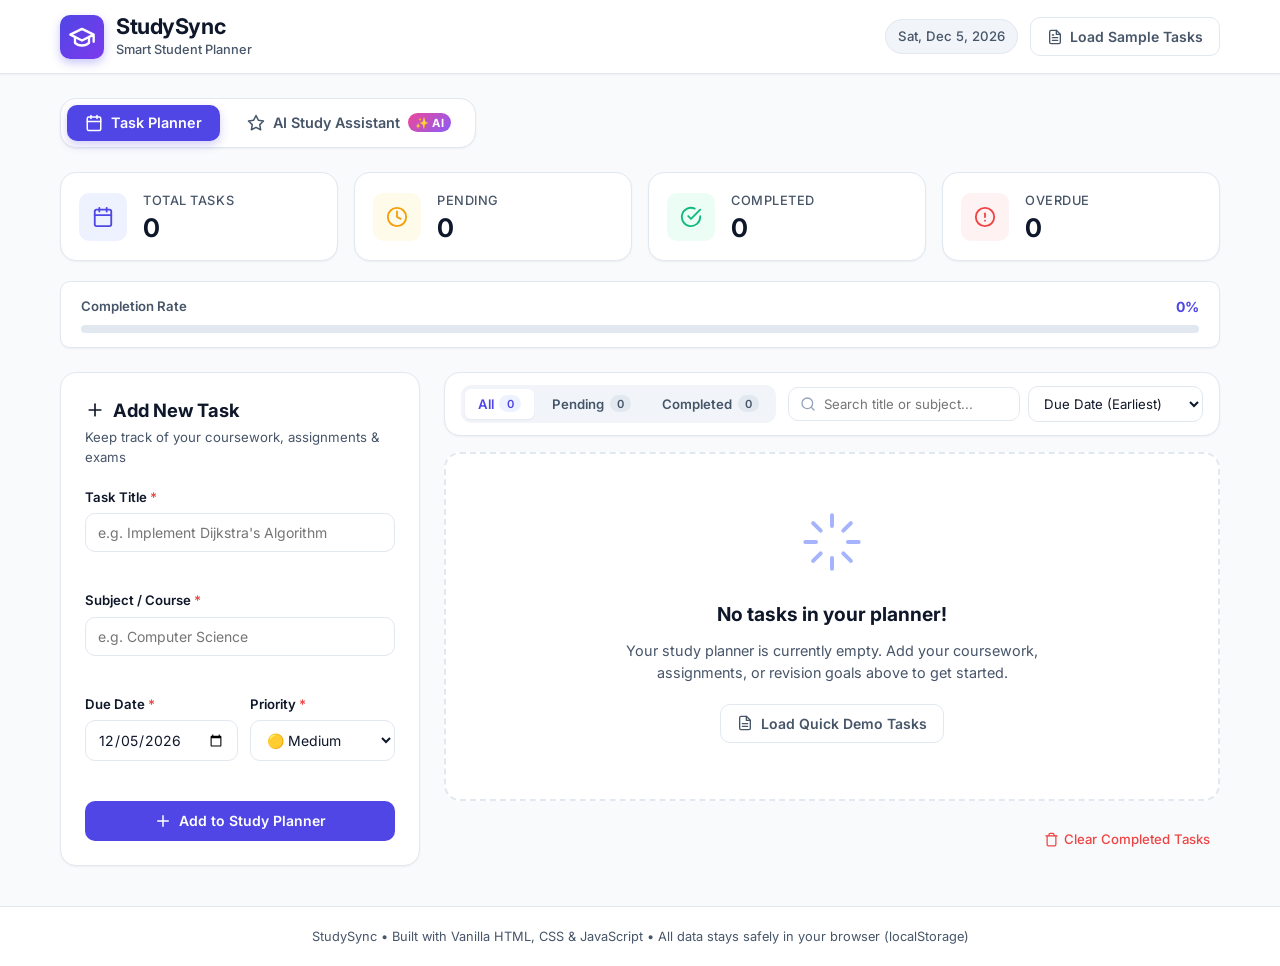
<file: studysync/index.html>
<!DOCTYPE html>
<html lang="en">
<head>
  <meta charset="UTF-8">
  <meta name="viewport" content="width=device-width, initial-scale=1.0">
  <meta name="description" content="StudySync - Smart Student Planner. Manage tasks, track deadlines, and conquer your semester.">
  <title>StudySync &mdash; Smart Student Planner</title>
  <link rel="icon" href="data:image/svg+xml,<svg xmlns='http://www.w3.org/2000/svg' viewBox='0 0 24 24' fill='%234f46e5'><path d='M22 10v6M2 10l10-5 10 5-10 5z'/><path d='M6 12v5c3 3 9 3 12 0v-5'/></svg>">
  <link rel="stylesheet" href="style.css">
  <!-- Google Fonts: Inter for crisp, modern typography -->
  <link rel="preconnect" href="https://fonts.googleapis.com">
  <link rel="preconnect" href="https://fonts.gstatic.com" crossorigin>
  <link href="https://fonts.googleapis.com/css2?family=Inter:wght@400;500;600;700&display=swap" rel="stylesheet">
</head>
<body>
  <!-- Header / Navigation -->
  <header class="app-header">
    <div class="header-container">
      <div class="brand">
        <div class="brand-icon" aria-hidden="true">
          <!-- Graduation Cap / Book Icon -->
          <svg width="28" height="28" viewBox="0 0 24 24" fill="none" stroke="currentColor" stroke-width="2" stroke-linecap="round" stroke-linejoin="round">
            <path d="M22 10v6M2 10l10-5 10 5-10 5z"></path>
            <path d="M6 12v5c3 3 9 3 12 0v-5"></path>
          </svg>
        </div>
        <div>
          <h1 class="brand-title">StudySync</h1>
          <p class="brand-subtitle">Smart Student Planner</p>
        </div>
      </div>

      <div class="header-actions">
        <span id="currentDateDisplay" class="date-badge" title="Today's Date"></span>
        <button id="loadSampleBtn" class="btn btn-secondary" title="Load sample student tasks to explore features">
          <svg width="16" height="16" viewBox="0 0 24 24" fill="none" stroke="currentColor" stroke-width="2" stroke-linecap="round" stroke-linejoin="round" aria-hidden="true">
            <path d="M14 2H6a2 2 0 0 0-2 2v16a2 2 0 0 0 2 2h12a2 2 0 0 0 2-2V8z"></path>
            <polyline points="14 2 14 8 20 8"></polyline>
            <line x1="16" y1="13" x2="8" y2="13"></line>
            <line x1="16" y1="17" x2="8" y2="17"></line>
            <polyline points="10 9 9 9 8 9"></polyline>
          </svg>
          <span>Load Sample Tasks</span>
        </button>
      </div>
    </div>
  </header>

  <!-- Main Content Layout -->
  <main class="dashboard-container">
    <!-- View Switcher Navigation Tabs -->
    <nav class="view-nav" aria-label="StudySync Navigation Tabs">
      <button id="viewPlannerBtn" class="view-nav-btn active" data-view="planner">
        <svg width="18" height="18" viewBox="0 0 24 24" fill="none" stroke="currentColor" stroke-width="2" stroke-linecap="round" stroke-linejoin="round" aria-hidden="true">
          <rect x="3" y="4" width="18" height="18" rx="2" ry="2"></rect>
          <line x1="16" y1="2" x2="16" y2="6"></line>
          <line x1="8" y1="2" x2="8" y2="6"></line>
          <line x1="3" y1="10" x2="21" y2="10"></line>
        </svg>
        <span>Task Planner</span>
      </button>

      <button id="viewAssistantBtn" class="view-nav-btn" data-view="assistant">
        <svg width="18" height="18" viewBox="0 0 24 24" fill="none" stroke="currentColor" stroke-width="2" stroke-linecap="round" stroke-linejoin="round" aria-hidden="true">
          <polygon points="12 2 15.09 8.26 22 9.27 17 14.14 18.18 21.02 12 17.77 5.82 21.02 7 14.14 2 9.27 8.91 8.26 12 2"></polygon>
        </svg>
        <span>AI Study Assistant</span>
        <span class="view-badge-new">✨ AI</span>
      </button>
    </nav>

    <!-- VIEW 1: Task Planner View -->
    <div id="plannerView" class="view-section active">
      <!-- Quick Stats Bar -->
      <section class="stats-grid" aria-label="Task Statistics Summary">
      <!-- Total Tasks Card -->
      <article class="stat-card">
        <div class="stat-icon stat-icon-primary" aria-hidden="true">
          <svg width="22" height="22" viewBox="0 0 24 24" fill="none" stroke="currentColor" stroke-width="2" stroke-linecap="round" stroke-linejoin="round">
            <rect x="3" y="4" width="18" height="18" rx="2" ry="2"></rect>
            <line x1="16" y1="2" x2="16" y2="6"></line>
            <line x1="8" y1="2" x2="8" y2="6"></line>
            <line x1="3" y1="10" x2="21" y2="10"></line>
          </svg>
        </div>
        <div class="stat-details">
          <span class="stat-label">Total Tasks</span>
          <span id="totalTasksCount" class="stat-number">0</span>
        </div>
      </article>

      <!-- Pending Tasks Card -->
      <article class="stat-card">
        <div class="stat-icon stat-icon-warning" aria-hidden="true">
          <svg width="22" height="22" viewBox="0 0 24 24" fill="none" stroke="currentColor" stroke-width="2" stroke-linecap="round" stroke-linejoin="round">
            <circle cx="12" cy="12" r="10"></circle>
            <polyline points="12 6 12 12 16 14"></polyline>
          </svg>
        </div>
        <div class="stat-details">
          <span class="stat-label">Pending</span>
          <span id="pendingTasksCount" class="stat-number">0</span>
        </div>
      </article>

      <!-- Completed Tasks Card -->
      <article class="stat-card">
        <div class="stat-icon stat-icon-success" aria-hidden="true">
          <svg width="22" height="22" viewBox="0 0 24 24" fill="none" stroke="currentColor" stroke-width="2" stroke-linecap="round" stroke-linejoin="round">
            <path d="M22 11.08V12a10 10 0 1 1-5.93-9.14"></path>
            <polyline points="22 4 12 14.01 9 11.01"></polyline>
          </svg>
        </div>
        <div class="stat-details">
          <span class="stat-label">Completed</span>
          <span id="completedTasksCount" class="stat-number">0</span>
        </div>
      </article>

      <!-- Overdue Tasks Card -->
      <article class="stat-card" id="overdueCard">
        <div class="stat-icon stat-icon-danger" aria-hidden="true">
          <svg width="22" height="22" viewBox="0 0 24 24" fill="none" stroke="currentColor" stroke-width="2" stroke-linecap="round" stroke-linejoin="round">
            <circle cx="12" cy="12" r="10"></circle>
            <line x1="12" y1="8" x2="12" y2="12"></line>
            <line x1="12" y1="16" x2="12.01" y2="16"></line>
          </svg>
        </div>
        <div class="stat-details">
          <span class="stat-label">Overdue</span>
          <span id="overdueTasksCount" class="stat-number">0</span>
        </div>
      </article>
    </section>

    <!-- Progress Bar Tracker -->
    <section class="progress-section" aria-label="Semester Progress">
      <div class="progress-header">
        <span class="progress-title">Completion Rate</span>
        <span id="progressPercentage" class="progress-pct">0%</span>
      </div>
      <div class="progress-track" role="progressbar" id="progressBar" aria-valuenow="0" aria-valuemin="0" aria-valuemax="100">
        <div id="progressFill" class="progress-fill" style="width: 0%;"></div>
      </div>
    </section>

    <!-- Two-Column Workspace Layout -->
    <div class="content-grid">
      <!-- Left Column: Add Task Form -->
      <aside class="sidebar-card">
        <div class="card-header">
          <h2 class="card-title">
            <svg width="20" height="20" viewBox="0 0 24 24" fill="none" stroke="currentColor" stroke-width="2" stroke-linecap="round" stroke-linejoin="round" aria-hidden="true">
              <line x1="12" y1="5" x2="12" y2="19"></line>
              <line x1="5" y1="12" x2="19" y2="12"></line>
            </svg>
            Add New Task
          </h2>
          <p class="card-subtitle">Keep track of your coursework, assignments & exams</p>
        </div>

        <form id="taskForm" class="task-form" novalidate>
          <!-- Task Title Input -->
          <div class="form-group">
            <label for="taskTitle" class="form-label">Task Title <span class="required-star">*</span></label>
            <input 
              type="text" 
              id="taskTitle" 
              class="form-control" 
              placeholder="e.g. Implement Dijkstra's Algorithm" 
              maxlength="100" 
              required
              autocomplete="off"
            >
            <div id="titleError" class="input-error" role="alert" aria-live="assertive"></div>
          </div>

          <!-- Subject Selection -->
          <div class="form-group">
            <label for="taskSubject" class="form-label">Subject / Course <span class="required-star">*</span></label>
            <input 
              type="text" 
              id="taskSubject" 
              list="commonSubjects" 
              class="form-control" 
              placeholder="e.g. Computer Science" 
              maxlength="50" 
              required
              autocomplete="off"
            >
            <datalist id="commonSubjects">
              <option value="Computer Science"></option>
              <option value="Data Science & AI"></option>
              <option value="Algorithms & Data Structures"></option>
              <option value="Database Systems"></option>
              <option value="Calculus & Linear Algebra"></option>
              <option value="Probability & Statistics"></option>
              <option value="Software Engineering"></option>
              <option value="Web Development"></option>
            </datalist>
            <div id="subjectError" class="input-error" role="alert" aria-live="assertive"></div>
          </div>

          <!-- Due Date & Priority Grid -->
          <div class="form-row">
            <!-- Due Date Input -->
            <div class="form-group">
              <label for="taskDueDate" class="form-label">Due Date <span class="required-star">*</span></label>
              <input 
                type="date" 
                id="taskDueDate" 
                class="form-control" 
                required
              >
              <div id="dateError" class="input-error" role="alert" aria-live="assertive"></div>
            </div>

            <!-- Priority Dropdown -->
            <div class="form-group">
              <label for="taskPriority" class="form-label">Priority <span class="required-star">*</span></label>
              <select id="taskPriority" class="form-control" required>
                <option value="low">🟢 Low</option>
                <option value="medium" selected>🟡 Medium</option>
                <option value="high">🔴 High</option>
              </select>
            </div>
          </div>

          <!-- Submit Button -->
          <button type="submit" id="submitTaskBtn" class="btn btn-primary btn-block">
            <svg width="18" height="18" viewBox="0 0 24 24" fill="none" stroke="currentColor" stroke-width="2" stroke-linecap="round" stroke-linejoin="round" aria-hidden="true">
              <line x1="12" y1="5" x2="12" y2="19"></line>
              <line x1="5" y1="12" x2="19" y2="12"></line>
            </svg>
            <span>Add to Study Planner</span>
          </button>
        </form>
      </aside>

      <!-- Right Column: Task List & Controls -->
      <section class="tasks-section" aria-label="Student Task List">
        <!-- Filter and Search Toolbar -->
        <div class="toolbar">
          <!-- Filter Tabs -->
          <div class="filter-tabs" role="tablist" aria-label="Task Status Filters">
            <button class="filter-tab active" data-filter="all" role="tab" aria-selected="true">
              All <span class="badge" id="filterCountAll">0</span>
            </button>
            <button class="filter-tab" data-filter="pending" role="tab" aria-selected="false">
              Pending <span class="badge" id="filterCountPending">0</span>
            </button>
            <button class="filter-tab" data-filter="completed" role="tab" aria-selected="false">
              Completed <span class="badge" id="filterCountCompleted">0</span>
            </button>
          </div>

          <!-- Search and Sort Bar -->
          <div class="toolbar-controls">
            <!-- Search Input -->
            <div class="search-box">
              <svg class="search-icon" width="16" height="16" viewBox="0 0 24 24" fill="none" stroke="currentColor" stroke-width="2" stroke-linecap="round" stroke-linejoin="round" aria-hidden="true">
                <circle cx="11" cy="11" r="8"></circle>
                <line x1="21" y1="21" x2="16.65" y2="16.65"></line>
              </svg>
              <input 
                type="text" 
                id="searchInput" 
                class="search-input" 
                placeholder="Search title or subject..." 
                aria-label="Search tasks"
              >
              <button id="clearSearchBtn" class="clear-search-btn" aria-label="Clear search query" style="display: none;">&times;</button>
            </div>

            <!-- Sort Select -->
            <div class="sort-box">
              <label for="sortSelect" class="sr-only">Sort Tasks By</label>
              <select id="sortSelect" class="form-control sort-select" title="Sort Tasks">
                <option value="due-asc">Due Date (Earliest)</option>
                <option value="due-desc">Due Date (Latest)</option>
                <option value="priority-desc">Priority (High to Low)</option>
                <option value="title-asc">Title (A to Z)</option>
              </select>
            </div>
          </div>
        </div>

        <!-- Task List Container -->
        <ul id="taskList" class="task-list" role="list">
          <!-- Dynamically populated via JavaScript -->
        </ul>

        <!-- Empty State Container (Displayed when no tasks match) -->
        <div id="emptyState" class="empty-state" style="display: none;">
          <div class="empty-state-icon" aria-hidden="true">
            <svg width="64" height="64" viewBox="0 0 24 24" fill="none" stroke="currentColor" stroke-width="1.5" stroke-linecap="round" stroke-linejoin="round">
              <path d="M12 2v4M12 18v4M4.93 4.93l2.83 2.83M16.24 16.24l2.83 2.83M2 12h4M18 12h4M4.93 19.07l2.83-2.83M16.24 7.76l2.83-2.83"></path>
            </svg>
          </div>
          <h3 id="emptyStateTitle" class="empty-state-title">No tasks found!</h3>
          <p id="emptyStateText" class="empty-state-text">Your study planner is clear. Add an assignment or study goal on the left to stay ahead!</p>
          <button id="emptyStateActionBtn" class="btn btn-secondary">
            <svg width="16" height="16" viewBox="0 0 24 24" fill="none" stroke="currentColor" stroke-width="2" stroke-linecap="round" stroke-linejoin="round" aria-hidden="true">
              <path d="M14 2H6a2 2 0 0 0-2 2v16a2 2 0 0 0 2 2h12a2 2 0 0 0 2-2V8z"></path>
              <polyline points="14 2 14 8 20 8"></polyline>
              <line x1="16" y1="13" x2="8" y2="13"></line>
              <line x1="16" y1="17" x2="8" y2="17"></line>
            </svg>
            <span>Load Quick Demo Tasks</span>
          </button>
        </div>

        <!-- Danger Zone / Cleanup Actions -->
        <div class="cleanup-actions">
          <button id="clearCompletedBtn" class="btn-text btn-text-danger" title="Remove all completed tasks">
            <svg width="15" height="15" viewBox="0 0 24 24" fill="none" stroke="currentColor" stroke-width="2" stroke-linecap="round" stroke-linejoin="round" aria-hidden="true">
              <polyline points="3 6 5 6 21 6"></polyline>
              <path d="M19 6v14a2 2 0 0 1-2 2H7a2 2 0 0 1-2-2V6m3 0V4a2 2 0 0 1 2-2h4a2 2 0 0 1 2 2v2"></path>
            </svg>
            <span>Clear Completed Tasks</span>
          </button>
        </div>
      </section>
    </div>
    </div> <!-- /#plannerView -->

    <!-- VIEW 2: AI Study Assistant View -->
    <div id="assistantView" class="view-section" style="display: none;">
      <!-- Assistant Header / Hero -->
      <section class="assistant-hero">
        <div class="assistant-hero-content">
          <div class="assistant-hero-title-row">
            <h2 class="assistant-title">
              <span class="gradient-text">AI Study Assistant</span>
            </h2>
            <div id="aiStatusBadge" class="ai-status-badge ai-status-loading">
              <span class="status-dot"></span>
              <span id="aiStatusText">Checking AI status...</span>
            </div>
          </div>
          <p class="assistant-subtitle">
            Enter a topic, available study time, and difficulty level. The assistant generates a prioritized study breakdown, a plain-English explanation, and 5 self-check practice questions.
          </p>
          <div class="assistant-mode-bar">
            <span id="aiModeNotice" class="mode-notice">
              <!-- Dynamically populated via script.js -->
            </span>
            <button id="openApiHelpBtn" class="btn-text btn-text-info" type="button">
              <svg width="14" height="14" viewBox="0 0 24 24" fill="none" stroke="currentColor" stroke-width="2" stroke-linecap="round" stroke-linejoin="round" aria-hidden="true">
                <circle cx="12" cy="12" r="10"></circle>
                <line x1="12" y1="16" x2="12" y2="12"></line>
                <line x1="12" y1="8" x2="12.01" y2="8"></line>
              </svg>
              <span>How to connect Gemini API</span>
            </button>
          </div>
        </div>
      </section>

      <!-- Input Form Card -->
      <section class="assistant-input-card">
        <form id="aiPlanForm" class="ai-form" novalidate>
          <div class="ai-form-grid">
            <!-- 1. Topic Input -->
            <div class="form-group ai-form-col-2">
              <label for="aiTopicInput" class="form-label">
                Subject or Topic to Study <span class="required-star">*</span>
              </label>
              <input 
                type="text" 
                id="aiTopicInput" 
                class="form-control" 
                placeholder="e.g. Binary Search Trees, Dijkstra's Algorithm, SQL Joins, or Linear Regression" 
                maxlength="100" 
                required
                autocomplete="off"
              >
              <div id="aiTopicError" class="input-error" role="alert" aria-live="assertive"></div>
              
              <!-- Quick Suggestions -->
              <div class="topic-suggestions">
                <span class="suggestion-label">Quick topics:</span>
                <button type="button" class="chip-btn" data-topic="Binary Search Trees">Binary Search Trees</button>
                <button type="button" class="chip-btn" data-topic="Dijkstra's Algorithm">Dijkstra's Algorithm</button>
                <button type="button" class="chip-btn" data-topic="SQL Joins & Group By">SQL Joins</button>
                <button type="button" class="chip-btn" data-topic="Linear Regression">Linear Regression</button>
                <button type="button" class="chip-btn" data-topic="Integration by Parts">Integration by Parts</button>
              </div>
            </div>

            <!-- 2. Available Time Input -->
            <div class="form-group">
              <label for="aiTimeInput" class="form-label">
                Available Study Time (Minutes) <span class="required-star">*</span>
              </label>
              <input 
                type="number" 
                id="aiTimeInput" 
                class="form-control" 
                min="10" 
                max="300" 
                step="5" 
                value="45" 
                required
              >
              <div id="aiTimeError" class="input-error" role="alert" aria-live="assertive"></div>
              
              <!-- Quick Time Pills -->
              <div class="time-pills">
                <button type="button" class="time-pill-btn" data-mins="15">15m</button>
                <button type="button" class="time-pill-btn" data-mins="30">30m</button>
                <button type="button" class="time-pill-btn active" data-mins="45">45m</button>
                <button type="button" class="time-pill-btn" data-mins="60">60m</button>
                <button type="button" class="time-pill-btn" data-mins="90">90m</button>
              </div>
            </div>

            <!-- 3. Difficulty Level -->
            <div class="form-group">
              <label for="aiDifficultySelect" class="form-label">
                Difficulty Level <span class="required-star">*</span>
              </label>
              <select id="aiDifficultySelect" class="form-control" required>
                <option value="Beginner">🟢 Beginner (Foundations & Intuition)</option>
                <option value="Intermediate" selected>🟡 Intermediate (Mechanics & Edge Cases)</option>
                <option value="Advanced">🔴 Advanced (Proof, Theory & Optimization)</option>
              </select>
            </div>
          </div>

          <!-- Submit Button -->
          <div class="ai-submit-row">
            <button type="submit" id="aiGenerateBtn" class="btn btn-primary btn-lg">
              <svg width="18" height="18" viewBox="0 0 24 24" fill="none" stroke="currentColor" stroke-width="2" stroke-linecap="round" stroke-linejoin="round" aria-hidden="true">
                <polygon points="12 2 15.09 8.26 22 9.27 17 14.14 18.18 21.02 12 17.77 5.82 21.02 7 14.14 2 9.27 8.91 8.26 12 2"></polygon>
              </svg>
              <span id="aiBtnText">Generate Study Plan & Practice</span>
            </button>
          </div>
        </form>
      </section>

      <!-- Loading State -->
      <div id="aiLoadingSkeleton" class="ai-loading" style="display: none;">
        <div class="ai-spinner" aria-hidden="true"></div>
        <p class="ai-loading-text">Analyzing topic and structuring your customized study session...</p>
      </div>

      <!-- Results Display Container -->
      <div id="aiResultsContainer" class="ai-results-container" style="display: none;">
        <!-- Banner Tag for Generated Mode -->
        <div id="aiSourceBanner" class="ai-source-banner"></div>

        <!-- 1. Topic Explanation Section -->
        <article class="ai-result-card" aria-label="Topic Explanation">
          <div class="ai-card-header">
            <div class="ai-card-icon icon-explanation">
              <svg width="20" height="20" viewBox="0 0 24 24" fill="none" stroke="currentColor" stroke-width="2" stroke-linecap="round" stroke-linejoin="round" aria-hidden="true">
                <circle cx="12" cy="12" r="10"></circle>
                <line x1="12" y1="16" x2="12" y2="12"></line>
                <line x1="12" y1="8" x2="12.01" y2="8"></line>
              </svg>
            </div>
            <div>
              <h3 class="ai-card-title">Simple Topic Explanation</h3>
              <p class="ai-card-subtitle">Intuition, real-world analogy, and core takeaways</p>
            </div>
          </div>
          <div class="ai-card-body">
            <p id="aiExplanationSummary" class="explanation-summary"></p>
            
            <div class="analogy-box">
              <span class="analogy-label">💡 Real-World Analogy:</span>
              <p id="aiExplanationAnalogy" class="analogy-text"></p>
            </div>

            <div class="keypoints-box">
              <h4 class="keypoints-title">Core Takeaways:</h4>
              <ul id="aiExplanationKeyPoints" class="keypoints-list"></ul>
            </div>
          </div>
        </article>

        <!-- 2. Prioritized Study Plan Section -->
        <article class="ai-result-card" aria-label="Prioritized Study Plan">
          <div class="ai-card-header ai-card-header-flex">
            <div class="ai-card-header-left">
              <div class="ai-card-icon icon-plan">
                <svg width="20" height="20" viewBox="0 0 24 24" fill="none" stroke="currentColor" stroke-width="2" stroke-linecap="round" stroke-linejoin="round" aria-hidden="true">
                  <circle cx="12" cy="12" r="10"></circle>
                  <polyline points="12 6 12 12 16 14"></polyline>
                </svg>
              </div>
              <div>
                <h3 class="ai-card-title">Prioritized Study Breakdown</h3>
                <p class="ai-card-subtitle" id="aiPlanSummarySubtitle">Time-blocked study phases totaling your available time</p>
              </div>
            </div>
            <button id="aiImportTasksBtn" class="btn btn-secondary btn-sm" title="Convert study milestones into tasks in your StudySync planner">
              <svg width="15" height="15" viewBox="0 0 24 24" fill="none" stroke="currentColor" stroke-width="2" stroke-linecap="round" stroke-linejoin="round" aria-hidden="true">
                <line x1="12" y1="5" x2="12" y2="19"></line>
                <line x1="5" y1="12" x2="19" y2="12"></line>
              </svg>
              <span>Add Milestones to Planner</span>
            </button>
          </div>
          <div class="ai-card-body">
            <div id="aiPlanTimeline" class="plan-timeline"></div>
          </div>
        </article>

        <!-- 3. Five Practice Questions Section -->
        <article class="ai-result-card" aria-label="Practice Questions">
          <div class="ai-card-header">
            <div class="ai-card-icon icon-practice">
              <svg width="20" height="20" viewBox="0 0 24 24" fill="none" stroke="currentColor" stroke-width="2" stroke-linecap="round" stroke-linejoin="round" aria-hidden="true">
                <path d="M14 2H6a2 2 0 0 0-2 2v16a2 2 0 0 0 2 2h12a2 2 0 0 0 2-2V8z"></path>
                <polyline points="14 2 14 8 20 8"></polyline>
                <line x1="16" y1="13" x2="8" y2="13"></line>
                <line x1="16" y1="17" x2="8" y2="17"></line>
              </svg>
            </div>
            <div>
              <h3 class="ai-card-title">Five Practice Questions</h3>
              <p class="ai-card-subtitle">Self-check diagnostic questions with expandable answers</p>
            </div>
          </div>
          <div class="ai-card-body">
            <div id="aiQuestionsList" class="questions-list"></div>
          </div>
        </article>
      </div>
    </div> <!-- /#assistantView -->
  </main>

  <!-- Toast Notification System -->
  <div id="toastContainer" class="toast-container" aria-live="polite"></div>

  <!-- Delete Confirmation Modal -->
  <div id="deleteModal" class="modal-backdrop" role="dialog" aria-modal="true" aria-labelledby="modalTitle" style="display: none;">
    <div class="modal-card">
      <div class="modal-header">
        <h3 id="modalTitle" class="modal-title">Confirm Deletion</h3>
        <button id="modalCloseBtn" class="modal-close" aria-label="Close dialog">&times;</button>
      </div>
      <p class="modal-body" id="modalMessage">Are you sure you want to delete this task? This action cannot be undone.</p>
      <div class="modal-actions">
        <button id="modalCancelBtn" class="btn btn-secondary">Cancel</button>
        <button id="modalConfirmBtn" class="btn btn-danger">Delete Task</button>
      </div>
    </div>
  </div>

  <!-- API Configuration Help Modal -->
  <div id="apiHelpModal" class="modal-backdrop" role="dialog" aria-modal="true" aria-labelledby="apiModalTitle" style="display: none;">
    <div class="modal-card modal-card-wide">
      <div class="modal-header">
        <h3 id="apiModalTitle" class="modal-title">Configure Live Google Gemini AI</h3>
        <button id="apiModalCloseBtn" class="modal-close" aria-label="Close dialog">&times;</button>
      </div>
      <div class="modal-body api-help-content">
        <p>StudySync protects your credentials by <strong>never storing or exposing API keys in frontend code</strong>. The local Python backend (<code>server.py</code>) reads your key from the environment securely.</p>

        <ol class="api-steps-list">
          <li>
            <strong>Get a Free Google Gemini API Key:</strong><br>
            Visit <a href="https://aistudio.google.com/app/apikey" target="_blank" rel="noopener">Google AI Studio</a> and click <em>"Create API Key"</em>.
          </li>
          <li>
            <strong>Option A &mdash; Using a .env file (Recommended):</strong><br>
            In your <code>studysync</code> folder, create a file named <code>.env</code> with:
            <pre><code>GEMINI_API_KEY=your_actual_key_here</code></pre>
            <em>(You can copy from <code>.env.example</code> already in your folder.)</em>
          </li>
          <li>
            <strong>Option B &mdash; Setting Environment Variable in PowerShell:</strong><br>
            <pre><code>$env:GEMINI_API_KEY="your_actual_key_here"</code></pre>
          </li>
          <li>
            <strong>Start the Server:</strong><br>
            <pre><code>python server.py</code></pre>
          </li>
        </ol>

        <div class="api-notice-box">
          <strong>🔒 Security Guarantee:</strong> The frontend code communicates only with your local server endpoint (<code>/api/generate-study-plan</code>). Your secret API key is never exposed to the browser or DevTools.
        </div>
      </div>
      <div class="modal-actions">
        <button id="apiModalDismissBtn" class="btn btn-primary">Understood</button>
      </div>
    </div>
  </div>

  <!-- Footer -->
  <footer class="app-footer">
    <div class="footer-container">
      <p>StudySync &bull; Built with Vanilla HTML, CSS &amp; JavaScript &bull; All data stays safely in your browser (localStorage)</p>
    </div>
  </footer>

  <!-- Main JavaScript File -->
  <script src="script.js"></script>
</body>
</html>
</file>
<file: studysync/style.css>
/* ==========================================================================
   StudySync - Smart Student Planner
   Style Definitions (Vanilla CSS3)
   Clean, modern, responsive & accessible design for students.
   ========================================================================== */

/* --------------------------------------------------------------------------
   1. CSS Custom Properties (Design Tokens)
   -------------------------------------------------------------------------- */
:root {
  /* Color Palette */
  --primary: #4f46e5;         /* Indigo primary */
  --primary-hover: #4338ca;
  --primary-light: #eef2ff;
  --primary-focus: rgba(79, 70, 229, 0.25);

  --success: #10b981;         /* Emerald green for completed */
  --success-light: #ecfdf5;
  --success-dark: #065f46;

  --warning: #f59e0b;         /* Amber for medium priority & pending */
  --warning-light: #fffbeb;
  --warning-dark: #92400e;

  --danger: #ef4444;          /* Crimson red for high priority & overdue */
  --danger-light: #fef2f2;
  --danger-dark: #991b1b;
  --danger-border: #fca5a5;

  /* Neutral Shades */
  --bg-page: #f8fafc;         /* Crisp soft slate background */
  --bg-card: #ffffff;
  --bg-input: #ffffff;
  --bg-hover: #f1f5f9;

  --text-primary: #0f172a;    /* Deep navy/slate for highest contrast */
  --text-secondary: #475569;  /* Muted slate for labels & descriptions */
  --text-muted: #94a3b8;      /* Light slate for placeholders */

  --border-color: #e2e8f0;
  --border-focus: #6366f1;

  /* Shadows */
  --shadow-sm: 0 1px 2px 0 rgba(0, 0, 0, 0.05);
  --shadow-md: 0 4px 6px -1px rgba(0, 0, 0, 0.07), 0 2px 4px -2px rgba(0, 0, 0, 0.05);
  --shadow-lg: 0 10px 15px -3px rgba(0, 0, 0, 0.08), 0 4px 6px -4px rgba(0, 0, 0, 0.04);

  /* Radius & Transitions */
  --radius-sm: 6px;
  --radius-md: 10px;
  --radius-lg: 16px;
  --radius-full: 9999px;

  --transition-fast: 150ms ease;
  --transition-normal: 250ms ease;

  /* Typography */
  --font-family: 'Inter', -apple-system, BlinkMacSystemFont, "Segoe UI", Roboto, Helvetica, Arial, sans-serif;
}

/* --------------------------------------------------------------------------
   2. Reset & Global Base
   -------------------------------------------------------------------------- */
*, *::before, *::after {
  box-sizing: border-box;
  margin: 0;
  padding: 0;
}

html {
  font-size: 16px;
  scroll-behavior: smooth;
}

body {
  font-family: var(--font-family);
  background-color: var(--bg-page);
  color: var(--text-primary);
  line-height: 1.5;
  min-height: 100vh;
  display: flex;
  flex-direction: column;
  -webkit-font-smoothing: antialiased;
}

/* Screen reader only utility class */
.sr-only {
  position: absolute;
  width: 1px;
  height: 1px;
  padding: 0;
  margin: -1px;
  overflow: hidden;
  clip: rect(0, 0, 0, 0);
  white-space: nowrap;
  border: 0;
}

/* Accessible outline for keyboard navigation */
:focus-visible {
  outline: 2px solid var(--primary);
  outline-offset: 2px;
}

/* --------------------------------------------------------------------------
   3. Header Navigation
   -------------------------------------------------------------------------- */
.app-header {
  background-color: var(--bg-card);
  border-bottom: 1px solid var(--border-color);
  position: sticky;
  top: 0;
  z-index: 40;
  box-shadow: var(--shadow-sm);
}

.header-container {
  max-width: 1200px;
  margin: 0 auto;
  padding: 0.875rem 1.25rem;
  display: flex;
  align-items: center;
  justify-content: space-between;
  gap: 1rem;
}

.brand {
  display: flex;
  align-items: center;
  gap: 0.75rem;
}

.brand-icon {
  width: 44px;
  height: 44px;
  background: linear-gradient(135deg, #4f46e5 0%, #7c3aed 100%);
  color: #ffffff;
  border-radius: var(--radius-md);
  display: flex;
  align-items: center;
  justify-content: center;
  box-shadow: 0 4px 10px rgba(79, 70, 229, 0.3);
}

.brand-title {
  font-size: 1.35rem;
  font-weight: 700;
  letter-spacing: -0.02em;
  color: var(--text-primary);
  line-height: 1.2;
}

.brand-subtitle {
  font-size: 0.8rem;
  color: var(--text-secondary);
  font-weight: 500;
}

.header-actions {
  display: flex;
  align-items: center;
  gap: 0.75rem;
}

.date-badge {
  font-size: 0.825rem;
  font-weight: 500;
  color: var(--text-secondary);
  background-color: var(--bg-hover);
  padding: 0.4rem 0.75rem;
  border-radius: var(--radius-full);
  border: 1px solid var(--border-color);
}

/* --------------------------------------------------------------------------
   4. Buttons & Controls
   -------------------------------------------------------------------------- */
.btn {
  display: inline-flex;
  align-items: center;
  justify-content: center;
  gap: 0.45rem;
  font-family: inherit;
  font-size: 0.875rem;
  font-weight: 600;
  padding: 0.625rem 1rem;
  border-radius: var(--radius-md);
  border: 1px solid transparent;
  cursor: pointer;
  transition: all var(--transition-fast);
  text-decoration: none;
  white-space: nowrap;
}

.btn:active {
  transform: translateY(1px);
}

.btn-primary {
  background-color: var(--primary);
  color: #ffffff;
}

.btn-primary:hover {
  background-color: var(--primary-hover);
  box-shadow: 0 4px 12px rgba(79, 70, 229, 0.25);
}

.btn-secondary {
  background-color: #ffffff;
  color: var(--text-secondary);
  border-color: var(--border-color);
}

.btn-secondary:hover {
  background-color: var(--bg-hover);
  color: var(--text-primary);
  border-color: #cbd5e1;
}

.btn-danger {
  background-color: var(--danger);
  color: #ffffff;
}

.btn-danger:hover {
  background-color: var(--danger-dark);
}

.btn-block {
  width: 100%;
}

.btn-text {
  background: transparent;
  border: none;
  cursor: pointer;
  font-family: inherit;
  font-size: 0.825rem;
  font-weight: 500;
  display: inline-flex;
  align-items: center;
  gap: 0.35rem;
  padding: 0.4rem 0.6rem;
  border-radius: var(--radius-sm);
  transition: color var(--transition-fast), background-color var(--transition-fast);
}

.btn-text-danger {
  color: var(--danger);
}

.btn-text-danger:hover {
  background-color: var(--danger-light);
}

/* --------------------------------------------------------------------------
   5. Dashboard Layout
   -------------------------------------------------------------------------- */
.dashboard-container {
  max-width: 1200px;
  width: 100%;
  margin: 1.5rem auto 2.5rem;
  padding: 0 1.25rem;
  flex: 1;
}

/* --------------------------------------------------------------------------
   6. Statistics Overview Cards
   -------------------------------------------------------------------------- */
.stats-grid {
  display: grid;
  grid-template-columns: repeat(4, 1fr);
  gap: 1rem;
  margin-bottom: 1.25rem;
}

.stat-card {
  background-color: var(--bg-card);
  border: 1px solid var(--border-color);
  border-radius: var(--radius-lg);
  padding: 1.15rem;
  display: flex;
  align-items: center;
  gap: 1rem;
  box-shadow: var(--shadow-sm);
  transition: transform var(--transition-fast), box-shadow var(--transition-fast);
}

.stat-card:hover {
  transform: translateY(-2px);
  box-shadow: var(--shadow-md);
}

.stat-icon {
  width: 48px;
  height: 48px;
  border-radius: var(--radius-md);
  display: flex;
  align-items: center;
  justify-content: center;
  flex-shrink: 0;
}

.stat-icon-primary {
  background-color: var(--primary-light);
  color: var(--primary);
}

.stat-icon-warning {
  background-color: var(--warning-light);
  color: var(--warning);
}

.stat-icon-success {
  background-color: var(--success-light);
  color: var(--success);
}

.stat-icon-danger {
  background-color: var(--danger-light);
  color: var(--danger);
}

.stat-details {
  display: flex;
  flex-direction: column;
}

.stat-label {
  font-size: 0.8rem;
  font-weight: 500;
  color: var(--text-secondary);
  text-transform: uppercase;
  letter-spacing: 0.04em;
}

.stat-number {
  font-size: 1.6rem;
  font-weight: 700;
  color: var(--text-primary);
  line-height: 1.15;
  margin-top: 0.15rem;
}

/* Highlight overdue card when > 0 */
.stat-card.has-overdue {
  border-color: var(--danger-border);
  background-color: #fff9f9;
}

.stat-card.has-overdue .stat-number {
  color: var(--danger-dark);
}

/* --------------------------------------------------------------------------
   7. Progress Tracker Bar
   -------------------------------------------------------------------------- */
.progress-section {
  background-color: var(--bg-card);
  border: 1px solid var(--border-color);
  border-radius: var(--radius-md);
  padding: 0.85rem 1.25rem;
  margin-bottom: 1.5rem;
  box-shadow: var(--shadow-sm);
}

.progress-header {
  display: flex;
  justify-content: space-between;
  align-items: center;
  margin-bottom: 0.5rem;
}

.progress-title {
  font-size: 0.825rem;
  font-weight: 600;
  color: var(--text-secondary);
}

.progress-pct {
  font-size: 0.875rem;
  font-weight: 700;
  color: var(--primary);
}

.progress-track {
  width: 100%;
  height: 8px;
  background-color: var(--border-color);
  border-radius: var(--radius-full);
  overflow: hidden;
}

.progress-fill {
  height: 100%;
  background: linear-gradient(90deg, #4f46e5 0%, #10b981 100%);
  border-radius: var(--radius-full);
  transition: width 400ms ease;
}

/* --------------------------------------------------------------------------
   8. Content Grid Layout (Form on Left, Tasks on Right)
   -------------------------------------------------------------------------- */
.content-grid {
  display: grid;
  grid-template-columns: 360px 1fr;
  gap: 1.5rem;
  align-items: start;
}

/* --------------------------------------------------------------------------
   9. Sidebar / Task Form
   -------------------------------------------------------------------------- */
.sidebar-card {
  background-color: var(--bg-card);
  border: 1px solid var(--border-color);
  border-radius: var(--radius-lg);
  padding: 1.5rem;
  box-shadow: var(--shadow-sm);
  position: sticky;
  top: 5rem;
}

.card-header {
  margin-bottom: 1.25rem;
}

.card-title {
  font-size: 1.15rem;
  font-weight: 700;
  color: var(--text-primary);
  display: flex;
  align-items: center;
  gap: 0.5rem;
}

.card-subtitle {
  font-size: 0.825rem;
  color: var(--text-secondary);
  margin-top: 0.25rem;
}

.task-form {
  display: flex;
  flex-direction: column;
  gap: 1.1rem;
}

.form-group {
  display: flex;
  flex-direction: column;
  gap: 0.35rem;
}

.form-row {
  display: grid;
  grid-template-columns: 1fr 1fr;
  gap: 0.75rem;
}

.form-label {
  font-size: 0.825rem;
  font-weight: 600;
  color: var(--text-primary);
}

.required-star {
  color: var(--danger);
}

.form-control {
  width: 100%;
  font-family: inherit;
  font-size: 0.875rem;
  color: var(--text-primary);
  background-color: var(--bg-input);
  border: 1px solid var(--border-color);
  border-radius: var(--radius-md);
  padding: 0.625rem 0.75rem;
  transition: border-color var(--transition-fast), box-shadow var(--transition-fast);
}

.form-control:focus {
  outline: none;
  border-color: var(--border-focus);
  box-shadow: 0 0 0 3px var(--primary-focus);
}

.form-control.is-invalid {
  border-color: var(--danger);
  background-color: #fffafb;
}

.form-control.is-invalid:focus {
  box-shadow: 0 0 0 3px rgba(239, 68, 68, 0.2);
}

.input-error {
  font-size: 0.75rem;
  color: var(--danger);
  font-weight: 500;
  min-height: 1rem;
}

/* --------------------------------------------------------------------------
   10. Tasks Section & Toolbar
   -------------------------------------------------------------------------- */
.tasks-section {
  display: flex;
  flex-direction: column;
  gap: 1rem;
}

.toolbar {
  background-color: var(--bg-card);
  border: 1px solid var(--border-color);
  border-radius: var(--radius-lg);
  padding: 0.75rem 1rem;
  display: flex;
  flex-wrap: wrap;
  align-items: center;
  justify-content: space-between;
  gap: 0.75rem;
  box-shadow: var(--shadow-sm);
}

.filter-tabs {
  display: flex;
  align-items: center;
  gap: 0.35rem;
  background-color: var(--bg-hover);
  padding: 0.25rem;
  border-radius: var(--radius-md);
}

.filter-tab {
  background: transparent;
  border: none;
  font-family: inherit;
  font-size: 0.825rem;
  font-weight: 600;
  color: var(--text-secondary);
  padding: 0.4rem 0.8rem;
  border-radius: var(--radius-sm);
  cursor: pointer;
  display: flex;
  align-items: center;
  gap: 0.35rem;
  transition: all var(--transition-fast);
}

.filter-tab:hover {
  color: var(--text-primary);
}

.filter-tab.active {
  background-color: #ffffff;
  color: var(--primary);
  box-shadow: var(--shadow-sm);
}

.filter-tab .badge {
  font-size: 0.7rem;
  background-color: var(--border-color);
  color: var(--text-secondary);
  padding: 0.1rem 0.45rem;
  border-radius: var(--radius-full);
}

.filter-tab.active .badge {
  background-color: var(--primary-light);
  color: var(--primary);
}

.toolbar-controls {
  display: flex;
  align-items: center;
  gap: 0.5rem;
  flex: 1;
  justify-content: flex-end;
}

.search-box {
  position: relative;
  min-width: 200px;
  max-width: 260px;
  flex: 1;
}

.search-icon {
  position: absolute;
  left: 0.75rem;
  top: 50%;
  transform: translateY(-50%);
  color: var(--text-muted);
  pointer-events: none;
}

.search-input {
  width: 100%;
  font-family: inherit;
  font-size: 0.825rem;
  padding: 0.5rem 2rem 0.5rem 2.2rem;
  border: 1px solid var(--border-color);
  border-radius: var(--radius-md);
  background-color: var(--bg-input);
  transition: border-color var(--transition-fast), box-shadow var(--transition-fast);
}

.search-input:focus {
  outline: none;
  border-color: var(--border-focus);
  box-shadow: 0 0 0 3px var(--primary-focus);
}

.clear-search-btn {
  position: absolute;
  right: 0.6rem;
  top: 50%;
  transform: translateY(-50%);
  background: none;
  border: none;
  font-size: 1.1rem;
  line-height: 1;
  color: var(--text-muted);
  cursor: pointer;
  padding: 0.1rem;
}

.clear-search-btn:hover {
  color: var(--text-primary);
}

.sort-box {
  min-width: 170px;
}

.sort-select {
  font-size: 0.825rem;
  padding: 0.5rem 0.65rem;
  cursor: pointer;
}

/* --------------------------------------------------------------------------
   11. Task Items List
   -------------------------------------------------------------------------- */
.task-list {
  list-style: none;
  display: flex;
  flex-direction: column;
  gap: 0.75rem;
}

.task-item {
  background-color: var(--bg-card);
  border: 1px solid var(--border-color);
  border-left: 4px solid var(--primary);
  border-radius: var(--radius-md);
  padding: 1rem 1.15rem;
  display: flex;
  align-items: flex-start;
  gap: 1rem;
  box-shadow: var(--shadow-sm);
  transition: transform var(--transition-fast), box-shadow var(--transition-fast), border-color var(--transition-fast);
}

.task-item:hover {
  box-shadow: var(--shadow-md);
  transform: translateY(-1px);
}

/* Priority Indicator Ribbons */
.task-item.priority-high {
  border-left-color: var(--danger);
}

.task-item.priority-medium {
  border-left-color: var(--warning);
}

.task-item.priority-low {
  border-left-color: var(--success);
}

/* Overdue Styling */
.task-item.is-overdue:not(.is-completed) {
  border-color: var(--danger-border);
  border-left-color: var(--danger);
  background-color: #fff8f8;
}

.task-item.is-overdue:not(.is-completed):hover {
  box-shadow: 0 4px 8px rgba(239, 68, 68, 0.15);
}

/* Completed Styling */
.task-item.is-completed {
  background-color: #fafbfc;
  border-color: #e5e7eb;
  border-left-color: #cbd5e1;
  opacity: 0.75;
}

.task-item.is-completed .task-title {
  text-decoration: line-through;
  color: var(--text-secondary);
}

/* Checkbox Styling */
.task-checkbox-container {
  display: flex;
  align-items: center;
  padding-top: 0.15rem;
}

.task-checkbox {
  appearance: none;
  -webkit-appearance: none;
  width: 20px;
  height: 20px;
  border: 2px solid #cbd5e1;
  border-radius: 6px;
  background-color: #ffffff;
  cursor: pointer;
  display: grid;
  place-content: center;
  transition: all var(--transition-fast);
}

.task-checkbox:hover {
  border-color: var(--primary);
}

.task-checkbox:checked {
  background-color: var(--success);
  border-color: var(--success);
}

.task-checkbox:checked::before {
  content: "";
  width: 10px;
  height: 6px;
  border-left: 2px solid #ffffff;
  border-bottom: 2px solid #ffffff;
  transform: rotate(-45deg) translate(1px, -1px);
}

.task-checkbox:focus-visible {
  outline: 2px solid var(--primary);
  outline-offset: 2px;
}

/* Task Content Info */
.task-body {
  flex: 1;
  min-width: 0;
}

.task-title-row {
  display: flex;
  align-items: baseline;
  justify-content: space-between;
  gap: 0.5rem;
  margin-bottom: 0.35rem;
}

.task-title {
  font-size: 0.95rem;
  font-weight: 600;
  color: var(--text-primary);
  word-break: break-word;
  line-height: 1.35;
}

.task-meta-row {
  display: flex;
  flex-wrap: wrap;
  align-items: center;
  gap: 0.5rem;
  margin-top: 0.45rem;
}

/* Meta Badges */
.badge-subject {
  font-size: 0.75rem;
  font-weight: 600;
  padding: 0.2rem 0.55rem;
  border-radius: var(--radius-sm);
  background-color: var(--primary-light);
  color: var(--primary);
  display: inline-flex;
  align-items: center;
  gap: 0.25rem;
}

.badge-priority {
  font-size: 0.725rem;
  font-weight: 600;
  padding: 0.2rem 0.55rem;
  border-radius: var(--radius-sm);
  text-transform: capitalize;
  display: inline-flex;
  align-items: center;
  gap: 0.25rem;
}

.badge-priority-high {
  background-color: var(--danger-light);
  color: var(--danger-dark);
}

.badge-priority-medium {
  background-color: var(--warning-light);
  color: var(--warning-dark);
}

.badge-priority-low {
  background-color: var(--success-light);
  color: var(--success-dark);
}

.badge-date {
  font-size: 0.75rem;
  color: var(--text-secondary);
  display: inline-flex;
  align-items: center;
  gap: 0.3rem;
  padding: 0.2rem 0.4rem;
  border-radius: var(--radius-sm);
}

.badge-date-overdue {
  background-color: var(--danger-light);
  color: var(--danger-dark);
  font-weight: 600;
  border: 1px solid var(--danger-border);
}

.badge-date-today {
  background-color: var(--warning-light);
  color: var(--warning-dark);
  font-weight: 600;
}

/* Task Actions */
.task-actions {
  display: flex;
  align-items: center;
  gap: 0.25rem;
}

.task-btn-delete {
  background: transparent;
  border: none;
  color: var(--text-muted);
  cursor: pointer;
  padding: 0.4rem;
  border-radius: var(--radius-sm);
  transition: all var(--transition-fast);
  display: flex;
  align-items: center;
  justify-content: center;
}

.task-btn-delete:hover {
  color: var(--danger);
  background-color: var(--danger-light);
}

/* --------------------------------------------------------------------------
   12. Empty State
   -------------------------------------------------------------------------- */
.empty-state {
  background-color: var(--bg-card);
  border: 2px dashed var(--border-color);
  border-radius: var(--radius-lg);
  padding: 3.5rem 1.5rem;
  text-align: center;
  display: flex;
  flex-direction: column;
  align-items: center;
  justify-content: center;
  gap: 0.75rem;
}

.empty-state-icon {
  color: #a5b4fc;
  margin-bottom: 0.5rem;
}

.empty-state-title {
  font-size: 1.2rem;
  font-weight: 700;
  color: var(--text-primary);
}

.empty-state-text {
  font-size: 0.9rem;
  color: var(--text-secondary);
  max-width: 420px;
  margin-bottom: 0.5rem;
}

/* --------------------------------------------------------------------------
   13. Cleanup Zone
   -------------------------------------------------------------------------- */
.cleanup-actions {
  display: flex;
  justify-content: flex-end;
  padding-top: 0.5rem;
}

/* --------------------------------------------------------------------------
   14. Modal Dialog
   -------------------------------------------------------------------------- */
.modal-backdrop {
  position: fixed;
  top: 0;
  left: 0;
  width: 100vw;
  height: 100vh;
  background-color: rgba(15, 23, 42, 0.5);
  backdrop-filter: blur(2px);
  display: flex;
  align-items: center;
  justify-content: center;
  padding: 1rem;
  z-index: 100;
}

.modal-card {
  background-color: var(--bg-card);
  border-radius: var(--radius-lg);
  max-width: 420px;
  width: 100%;
  padding: 1.5rem;
  box-shadow: var(--shadow-lg);
  animation: modalPopIn 200ms ease;
}

@keyframes modalPopIn {
  from {
    opacity: 0;
    transform: scale(0.95);
  }
  to {
    opacity: 1;
    transform: scale(1);
  }
}

.modal-header {
  display: flex;
  justify-content: space-between;
  align-items: center;
  margin-bottom: 0.75rem;
}

.modal-title {
  font-size: 1.15rem;
  font-weight: 700;
  color: var(--text-primary);
}

.modal-close {
  background: none;
  border: none;
  font-size: 1.4rem;
  color: var(--text-muted);
  cursor: pointer;
  line-height: 1;
}

.modal-close:hover {
  color: var(--text-primary);
}

.modal-body {
  font-size: 0.9rem;
  color: var(--text-secondary);
  line-height: 1.45;
  margin-bottom: 1.5rem;
}

.modal-actions {
  display: flex;
  justify-content: flex-end;
  gap: 0.75rem;
}

/* --------------------------------------------------------------------------
   15. Toast Notifications
   -------------------------------------------------------------------------- */
.toast-container {
  position: fixed;
  bottom: 1.5rem;
  right: 1.5rem;
  display: flex;
  flex-direction: column;
  gap: 0.5rem;
  z-index: 200;
  pointer-events: none;
}

.toast {
  pointer-events: auto;
  min-width: 260px;
  max-width: 380px;
  padding: 0.75rem 1rem;
  border-radius: var(--radius-md);
  box-shadow: var(--shadow-lg);
  font-size: 0.85rem;
  font-weight: 500;
  display: flex;
  align-items: center;
  gap: 0.6rem;
  animation: slideInUp 250ms ease;
  color: #ffffff;
}

@keyframes slideInUp {
  from {
    opacity: 0;
    transform: translateY(16px);
  }
  to {
    opacity: 1;
    transform: translateY(0);
  }
}

.toast.toast-success {
  background-color: #065f46;
}

.toast.toast-info {
  background-color: #1e293b;
}

.toast.toast-danger {
  background-color: #991b1b;
}

/* --------------------------------------------------------------------------
   16. Footer
   -------------------------------------------------------------------------- */
.app-footer {
  margin-top: auto;
  background-color: var(--bg-card);
  border-top: 1px solid var(--border-color);
  padding: 1.25rem 1rem;
  text-align: center;
  font-size: 0.8rem;
  color: var(--text-secondary);
}

.footer-container {
  max-width: 1200px;
  margin: 0 auto;
}

/* --------------------------------------------------------------------------
   17. Responsive Media Queries
   -------------------------------------------------------------------------- */
@media (max-width: 960px) {
  .content-grid {
    grid-template-columns: 1fr;
  }

  .sidebar-card {
    position: static;
  }

  .stats-grid {
    grid-template-columns: repeat(2, 1fr);
  }
}

@media (max-width: 640px) {
  .header-container {
    flex-direction: column;
    align-items: flex-start;
  }

  .header-actions {
    width: 100%;
    justify-content: space-between;
  }

  .stats-grid {
    grid-template-columns: 1fr;
  }

  .toolbar {
    flex-direction: column;
    align-items: stretch;
  }

  .toolbar-controls {
    flex-direction: column;
    align-items: stretch;
  }

  .search-box {
    max-width: 100%;
    min-width: 100%;
  }

  .form-row {
    grid-template-columns: 1fr;
  }
}

/* --------------------------------------------------------------------------
   18. View Switcher Navigation (Planner vs AI Assistant)
   -------------------------------------------------------------------------- */
.view-nav {
  display: flex;
  align-items: center;
  gap: 0.5rem;
  margin-bottom: 1.5rem;
  background-color: var(--bg-card);
  padding: 0.35rem;
  border-radius: var(--radius-lg);
  border: 1px solid var(--border-color);
  box-shadow: var(--shadow-sm);
  width: fit-content;
}

.view-nav-btn {
  background: transparent;
  border: none;
  font-family: inherit;
  font-size: 0.9rem;
  font-weight: 600;
  color: var(--text-secondary);
  padding: 0.55rem 1.15rem;
  border-radius: var(--radius-md);
  cursor: pointer;
  display: inline-flex;
  align-items: center;
  gap: 0.5rem;
  transition: all var(--transition-fast);
}

.view-nav-btn:hover {
  color: var(--text-primary);
  background-color: var(--bg-hover);
}

.view-nav-btn.active {
  background-color: var(--primary);
  color: #ffffff;
  box-shadow: 0 4px 10px rgba(79, 70, 229, 0.25);
}

.view-badge-new {
  font-size: 0.7rem;
  background: linear-gradient(135deg, #ec4899 0%, #8b5cf6 100%);
  color: #ffffff;
  padding: 0.15rem 0.45rem;
  border-radius: var(--radius-full);
  font-weight: 700;
  letter-spacing: 0.02em;
}

.view-section {
  animation: fadeInView 200ms ease;
}

@keyframes fadeInView {
  from {
    opacity: 0;
    transform: translateY(4px);
  }
  to {
    opacity: 1;
    transform: translateY(0);
  }
}

/* --------------------------------------------------------------------------
   19. AI Study Assistant View
   -------------------------------------------------------------------------- */
.assistant-hero {
  background: linear-gradient(135deg, #f5f3ff 0%, #eef2ff 100%);
  border: 1px solid #ddd6fe;
  border-radius: var(--radius-lg);
  padding: 1.75rem;
  margin-bottom: 1.5rem;
  box-shadow: var(--shadow-sm);
}

.assistant-hero-title-row {
  display: flex;
  align-items: center;
  justify-content: space-between;
  flex-wrap: wrap;
  gap: 0.75rem;
  margin-bottom: 0.5rem;
}

.gradient-text {
  background: linear-gradient(135deg, #4f46e5 0%, #9333ea 100%);
  -webkit-background-clip: text;
  -webkit-text-fill-color: transparent;
  font-size: 1.5rem;
  font-weight: 800;
  letter-spacing: -0.02em;
}

.assistant-subtitle {
  font-size: 0.9rem;
  color: var(--text-secondary);
  max-width: 720px;
  line-height: 1.5;
}

.assistant-mode-bar {
  display: flex;
  align-items: center;
  justify-content: space-between;
  flex-wrap: wrap;
  gap: 0.5rem;
  margin-top: 1rem;
  padding-top: 0.75rem;
  border-top: 1px dashed #cbd5e1;
}

.mode-notice {
  font-size: 0.825rem;
  font-weight: 500;
  color: var(--text-secondary);
}

.btn-text-info {
  color: var(--primary);
  font-size: 0.825rem;
  padding: 0.2rem 0.5rem;
}

.btn-text-info:hover {
  background-color: rgba(79, 70, 229, 0.1);
}

/* AI Status Badge */
.ai-status-badge {
  display: inline-flex;
  align-items: center;
  gap: 0.45rem;
  font-size: 0.8rem;
  font-weight: 600;
  padding: 0.35rem 0.8rem;
  border-radius: var(--radius-full);
}

.status-dot {
  width: 8px;
  height: 8px;
  border-radius: 50%;
  background-color: currentColor;
}

.ai-status-loading {
  background-color: #f1f5f9;
  color: #64748b;
  border: 1px solid #cbd5e1;
}

.ai-status-live {
  background-color: #ecfdf5;
  color: #065f46;
  border: 1px solid #a7f3d0;
}

.ai-status-live .status-dot {
  background-color: #10b981;
  animation: pulseDot 2s infinite;
}

.ai-status-demo {
  background-color: #fffbeb;
  color: #92400e;
  border: 1px solid #fde68a;
}

.ai-status-demo .status-dot {
  background-color: #f59e0b;
}

@keyframes pulseDot {
  0%, 100% { opacity: 1; transform: scale(1); }
  50% { opacity: 0.4; transform: scale(0.85); }
}

/* --------------------------------------------------------------------------
   20. Assistant Input Card & Controls
   -------------------------------------------------------------------------- */
.assistant-input-card {
  background-color: var(--bg-card);
  border: 1px solid var(--border-color);
  border-radius: var(--radius-lg);
  padding: 1.75rem;
  box-shadow: var(--shadow-sm);
  margin-bottom: 1.75rem;
}

.ai-form-grid {
  display: grid;
  grid-template-columns: 2fr 1fr 1.25fr;
  gap: 1.25rem;
  align-items: start;
}

.ai-form-col-2 {
  grid-column: 1;
}

/* Topic Suggestions Chips */
.topic-suggestions {
  display: flex;
  align-items: center;
  flex-wrap: wrap;
  gap: 0.35rem;
  margin-top: 0.65rem;
}

.suggestion-label {
  font-size: 0.75rem;
  font-weight: 600;
  color: var(--text-muted);
  margin-right: 0.25rem;
}

.chip-btn {
  background-color: var(--bg-hover);
  border: 1px solid var(--border-color);
  border-radius: var(--radius-full);
  font-family: inherit;
  font-size: 0.75rem;
  font-weight: 500;
  color: var(--text-secondary);
  padding: 0.2rem 0.6rem;
  cursor: pointer;
  transition: all var(--transition-fast);
}

.chip-btn:hover {
  background-color: var(--primary-light);
  color: var(--primary);
  border-color: #c7d2fe;
}

/* Time Pills */
.time-pills {
  display: flex;
  gap: 0.25rem;
  margin-top: 0.5rem;
}

.time-pill-btn {
  flex: 1;
  background-color: var(--bg-hover);
  border: 1px solid var(--border-color);
  border-radius: var(--radius-sm);
  font-family: inherit;
  font-size: 0.725rem;
  font-weight: 600;
  color: var(--text-secondary);
  padding: 0.25rem 0.3rem;
  cursor: pointer;
  transition: all var(--transition-fast);
}

.time-pill-btn:hover {
  background-color: #e2e8f0;
}

.time-pill-btn.active {
  background-color: var(--primary);
  color: #ffffff;
  border-color: var(--primary);
}

.ai-submit-row {
  margin-top: 1.5rem;
  display: flex;
  justify-content: flex-end;
}

.btn-lg {
  padding: 0.75rem 1.5rem;
  font-size: 0.95rem;
}

/* --------------------------------------------------------------------------
   21. AI Loading State
   -------------------------------------------------------------------------- */
.ai-loading {
  background-color: var(--bg-card);
  border: 1px solid var(--border-color);
  border-radius: var(--radius-lg);
  padding: 3rem 1.5rem;
  text-align: center;
  display: flex;
  flex-direction: column;
  align-items: center;
  justify-content: center;
  gap: 1rem;
  margin-bottom: 1.5rem;
}

.ai-spinner {
  width: 44px;
  height: 44px;
  border: 3px solid #e0e7ff;
  border-top-color: var(--primary);
  border-radius: 50%;
  animation: spin 800ms linear infinite;
}

@keyframes spin {
  to { transform: rotate(360deg); }
}

.ai-loading-text {
  font-size: 0.95rem;
  font-weight: 500;
  color: var(--text-secondary);
}

/* --------------------------------------------------------------------------
   22. AI Results Container & Cards
   -------------------------------------------------------------------------- */
.ai-results-container {
  display: flex;
  flex-direction: column;
  gap: 1.5rem;
  margin-bottom: 2rem;
  animation: fadeInView 250ms ease;
}

.ai-source-banner {
  padding: 0.75rem 1.25rem;
  border-radius: var(--radius-md);
  font-size: 0.85rem;
  font-weight: 500;
  display: flex;
  align-items: center;
  gap: 0.65rem;
}

.ai-source-banner.source-live {
  background-color: #ecfdf5;
  color: #065f46;
  border: 1px solid #a7f3d0;
}

.ai-source-banner.source-demo {
  background-color: #fffbeb;
  color: #92400e;
  border: 1px solid #fde68a;
}

.ai-result-card {
  background-color: var(--bg-card);
  border: 1px solid var(--border-color);
  border-radius: var(--radius-lg);
  padding: 1.5rem;
  box-shadow: var(--shadow-sm);
}

.ai-card-header {
  display: flex;
  align-items: center;
  gap: 0.85rem;
  margin-bottom: 1.25rem;
  padding-bottom: 0.75rem;
  border-bottom: 1px solid var(--border-color);
}

.ai-card-header-flex {
  justify-content: space-between;
}

.ai-card-header-left {
  display: flex;
  align-items: center;
  gap: 0.85rem;
}

.ai-card-icon {
  width: 40px;
  height: 40px;
  border-radius: var(--radius-md);
  display: flex;
  align-items: center;
  justify-content: center;
  flex-shrink: 0;
}

.icon-explanation {
  background-color: #ede9fe;
  color: #7c3aed;
}

.icon-plan {
  background-color: #dbeafe;
  color: #2563eb;
}

.icon-practice {
  background-color: #fef3c7;
  color: #d97706;
}

.ai-card-title {
  font-size: 1.15rem;
  font-weight: 700;
  color: var(--text-primary);
  line-height: 1.2;
}

.ai-card-subtitle {
  font-size: 0.8rem;
  color: var(--text-secondary);
  margin-top: 0.15rem;
}

/* Explanation Content */
.explanation-summary {
  font-size: 0.95rem;
  line-height: 1.65;
  color: var(--text-primary);
  margin-bottom: 1.25rem;
}

.analogy-box {
  background-color: #f8fafc;
  border-left: 4px solid var(--primary);
  padding: 1rem 1.15rem;
  border-radius: 0 var(--radius-md) var(--radius-md) 0;
  margin-bottom: 1.25rem;
}

.analogy-label {
  display: block;
  font-size: 0.8rem;
  font-weight: 700;
  color: var(--primary);
  text-transform: uppercase;
  letter-spacing: 0.03em;
  margin-bottom: 0.35rem;
}

.analogy-text {
  font-size: 0.9rem;
  color: var(--text-secondary);
  line-height: 1.55;
  font-style: italic;
}

.keypoints-box {
  margin-top: 1rem;
}

.keypoints-title {
  font-size: 0.85rem;
  font-weight: 700;
  color: var(--text-primary);
  text-transform: uppercase;
  letter-spacing: 0.04em;
  margin-bottom: 0.65rem;
}

.keypoints-list {
  list-style: none;
  display: flex;
  flex-direction: column;
  gap: 0.5rem;
}

.keypoints-list li {
  font-size: 0.9rem;
  color: var(--text-secondary);
  display: flex;
  align-items: flex-start;
  gap: 0.5rem;
  line-height: 1.45;
}

.keypoints-list li::before {
  content: "✔";
  color: var(--success);
  font-weight: bold;
  font-size: 0.85rem;
  margin-top: 0.1rem;
}

/* --------------------------------------------------------------------------
   23. Plan Timeline & Phase Cards
   -------------------------------------------------------------------------- */
.plan-timeline {
  display: flex;
  flex-direction: column;
  gap: 1rem;
}

.plan-phase-card {
  background-color: #fafbfc;
  border: 1px solid var(--border-color);
  border-radius: var(--radius-md);
  padding: 1.15rem;
  transition: transform var(--transition-fast), box-shadow var(--transition-fast);
}

.plan-phase-card:hover {
  transform: translateY(-1px);
  box-shadow: var(--shadow-sm);
  background-color: #ffffff;
}

.plan-phase-header {
  display: flex;
  align-items: center;
  justify-content: space-between;
  flex-wrap: wrap;
  gap: 0.5rem;
  margin-bottom: 0.65rem;
}

.plan-phase-title {
  font-size: 0.95rem;
  font-weight: 700;
  color: var(--text-primary);
}

.plan-phase-badges {
  display: flex;
  align-items: center;
  gap: 0.4rem;
}

.plan-duration-badge {
  font-size: 0.725rem;
  font-weight: 600;
  padding: 0.2rem 0.5rem;
  border-radius: var(--radius-sm);
  background-color: var(--primary-light);
  color: var(--primary);
}

.plan-phase-focus {
  font-size: 0.85rem;
  color: var(--text-secondary);
  margin-bottom: 0.65rem;
  line-height: 1.45;
}

.plan-phase-tasks {
  list-style: none;
  display: flex;
  flex-direction: column;
  gap: 0.35rem;
  padding-left: 0.25rem;
}

.plan-phase-tasks li {
  font-size: 0.825rem;
  color: var(--text-secondary);
  display: flex;
  align-items: flex-start;
  gap: 0.45rem;
}

.plan-phase-tasks li::before {
  content: "•";
  color: var(--primary);
  font-size: 1.1rem;
  line-height: 1;
}

/* --------------------------------------------------------------------------
   24. Practice Questions Accordion
   -------------------------------------------------------------------------- */
.questions-list {
  display: flex;
  flex-direction: column;
  gap: 1rem;
}

.question-card {
  background-color: #fafbfc;
  border: 1px solid var(--border-color);
  border-radius: var(--radius-md);
  padding: 1.15rem;
  transition: all var(--transition-fast);
}

.question-card:hover {
  background-color: #ffffff;
  box-shadow: var(--shadow-sm);
}

.question-top-row {
  display: flex;
  align-items: flex-start;
  justify-content: space-between;
  gap: 1rem;
}

.question-number-badge {
  font-size: 0.75rem;
  font-weight: 700;
  background-color: #f1f5f9;
  color: var(--text-secondary);
  padding: 0.2rem 0.55rem;
  border-radius: var(--radius-sm);
  flex-shrink: 0;
}

.question-text {
  font-size: 0.95rem;
  font-weight: 600;
  color: var(--text-primary);
  line-height: 1.45;
  flex: 1;
}

.btn-toggle-answer {
  background: transparent;
  border: 1px solid var(--border-color);
  border-radius: var(--radius-sm);
  font-family: inherit;
  font-size: 0.775rem;
  font-weight: 600;
  color: var(--text-secondary);
  padding: 0.35rem 0.65rem;
  cursor: pointer;
  white-space: nowrap;
  transition: all var(--transition-fast);
}

.btn-toggle-answer:hover {
  background-color: var(--primary-light);
  color: var(--primary);
  border-color: #c7d2fe;
}

.question-answer-box {
  margin-top: 1rem;
  padding-top: 0.85rem;
  border-top: 1px dashed var(--border-color);
  display: flex;
  flex-direction: column;
  gap: 0.5rem;
  animation: fadeInView 150ms ease;
}

.answer-header {
  font-size: 0.75rem;
  font-weight: 700;
  color: var(--success-dark);
  background-color: var(--success-light);
  padding: 0.2rem 0.5rem;
  border-radius: var(--radius-sm);
  width: fit-content;
}

.answer-text {
  font-size: 0.9rem;
  font-weight: 600;
  color: var(--text-primary);
  line-height: 1.45;
}

.explanation-text {
  font-size: 0.85rem;
  color: var(--text-secondary);
  line-height: 1.5;
}

/* --------------------------------------------------------------------------
   25. Modal Additions (API Help Modal)
   -------------------------------------------------------------------------- */
.modal-card-wide {
  max-width: 580px;
}

.api-help-content {
  font-size: 0.875rem;
  line-height: 1.6;
}

.api-steps-list {
  margin: 1rem 0;
  padding-left: 1.25rem;
  display: flex;
  flex-direction: column;
  gap: 0.75rem;
}

.api-steps-list pre {
  background-color: #0f172a;
  color: #38bdf8;
  padding: 0.6rem 0.8rem;
  border-radius: var(--radius-sm);
  font-size: 0.8rem;
  margin-top: 0.35rem;
  overflow-x: auto;
}

.api-notice-box {
  background-color: #ecfdf5;
  border: 1px solid #a7f3d0;
  color: #065f46;
  padding: 0.75rem 1rem;
  border-radius: var(--radius-md);
  font-size: 0.825rem;
  margin-top: 1rem;
}

/* --------------------------------------------------------------------------
   26. Additional Media Queries for Assistant View
   -------------------------------------------------------------------------- */
@media (max-width: 960px) {
  .ai-form-grid {
    grid-template-columns: 1fr;
  }
}

@media (max-width: 640px) {
  .view-nav {
    width: 100%;
  }

  .view-nav-btn {
    flex: 1;
    justify-content: center;
    padding: 0.5rem 0.75rem;
    font-size: 0.825rem;
  }

  .assistant-hero-title-row {
    flex-direction: column;
    align-items: flex-start;
  }

  .assistant-mode-bar {
    flex-direction: column;
    align-items: flex-start;
  }

  .ai-card-header-flex {
    flex-direction: column;
    align-items: flex-start;
    gap: 0.75rem;
  }
}
</file>
